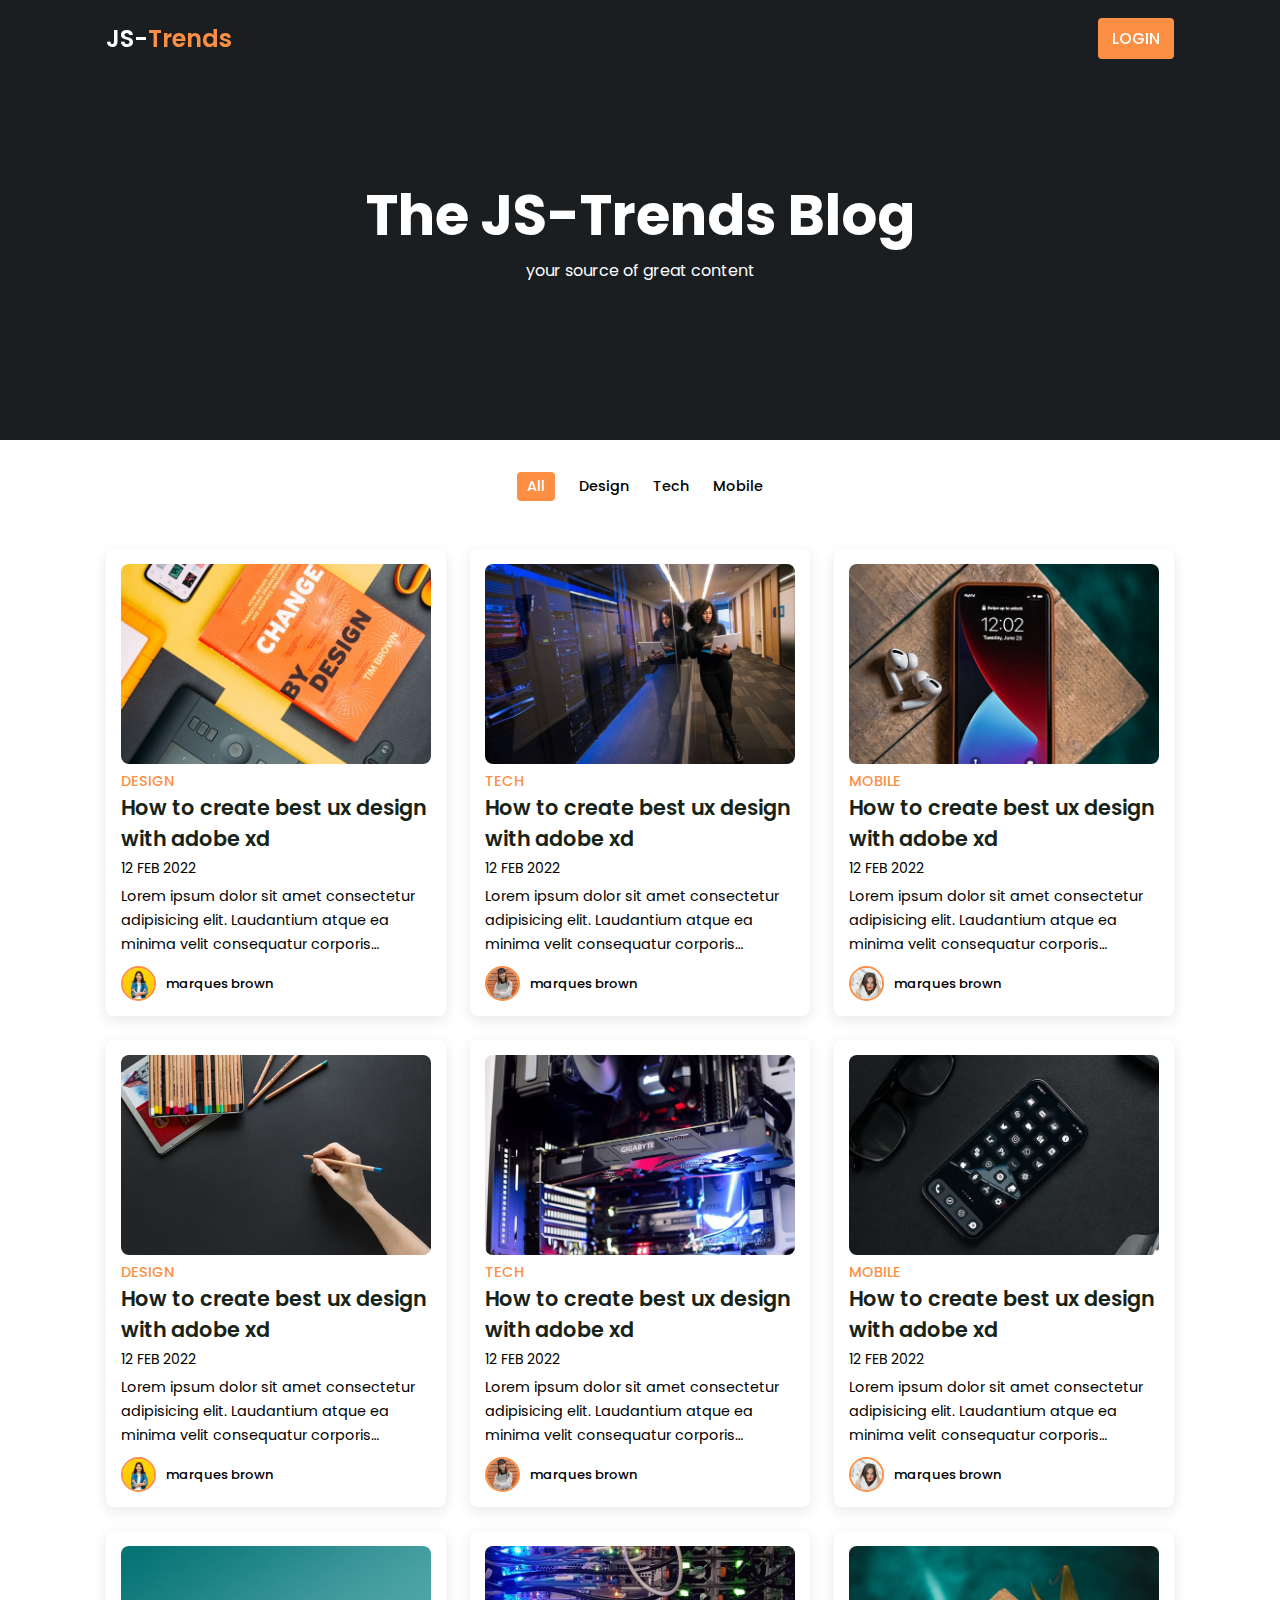
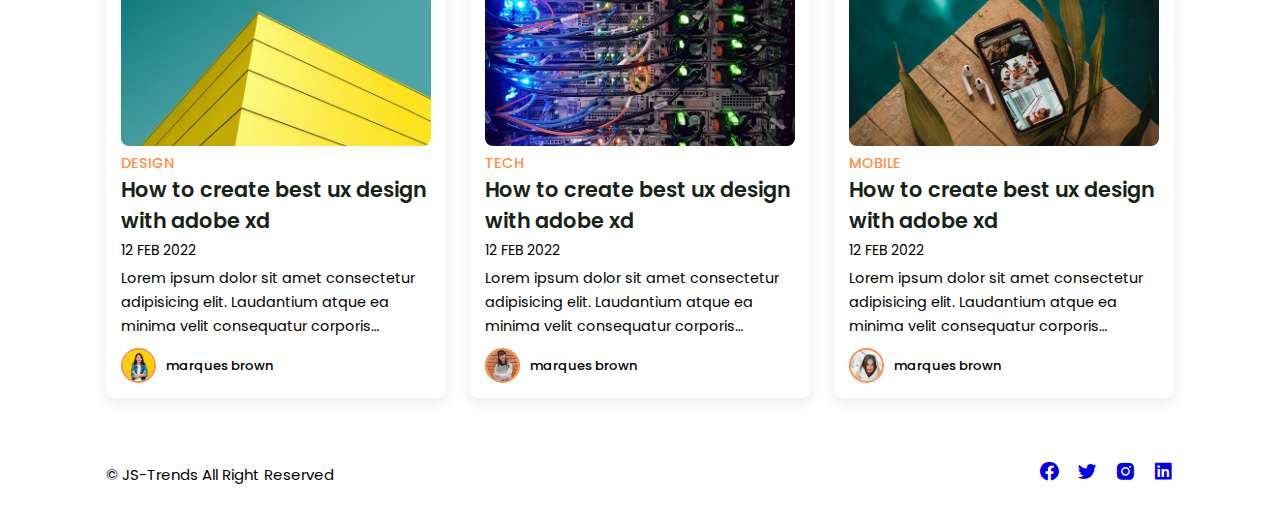
<file: index.html>
<!DOCTYPE html>
<html lang="en">
<head>
    <meta charset="UTF-8">
    <meta name="viewport" content="width=device-width, initial-scale=1.0">
    <title>js-blogs</title>
    <link rel="stylesheet" href="style.css">
    <link href='https://unpkg.com/boxicons@2.1.4/css/boxicons.min.css' rel='stylesheet'>
</head>
<body>
    <header>
        <div class="nav container">
        <a href="#" class="logo">JS-<span>Trends</span></a>
        <a href="#" class="login">Login</a>

    </div>
    </header>
    <section class="home" id="home">
        <div class="home-text container">
            <h2 class="home-title">The JS-Trends Blog</h2>
            <span class="home-subtitle">your source of great content</span>
        </div>
    </section>
    <div class="post-filter container">
        <span class="filter-item active-filter" data-filter='all'>All</span>
        <span class="filter-item " data-filter='design'>Design</span>
        <span class="filter-item " data-filter='tech'>Tech</span>
        <span class="filter-item " data-filter='mobile'>Mobile</span>
    </div>
    <section class="post container">
        <div class="post-box design">
            <img src="post-1.jpg" alt="" class="post-img">
            <h2 class="category">Design</h2>
            <a href="post-page.html" class="post-title">
                How to create best ux design with adobe xd
            </a>
            <span class="post-date">12 feb 2022</span>
            <p class="post-description">Lorem ipsum dolor sit amet consectetur adipisicing elit. Laudantium atque ea minima velit consequatur corporis praesentium debitis illo nihil laboriosam.</p>
            <div class="profile">
                <img src="profile-1.jpg" alt="" class="profile-img">
                <span class="profile-name">marques brown</span>
            </div>
        </div>
        <div class="post-box tech">
            <img src="post-2.jpg" alt="" class="post-img">
            <h2 class="category">Tech</h2>
            <a href="post-page.html" class="post-title">
                How to create best ux design with adobe xd
            </a>
            <span class="post-date">12 feb 2022</span>
            <p class="post-description">Lorem ipsum dolor sit amet consectetur adipisicing elit. Laudantium atque ea minima velit consequatur corporis praesentium debitis illo nihil laboriosam.</p>
            <div class="profile">
                <img src="profile-2.jpg" alt="" class="profile-img">
                <span class="profile-name">marques brown</span>
            </div>
        </div>
        <div class="post-box mobile">
            <img src="post-3.jpg" alt="" class="post-img">
            <h2 class="category">Mobile</h2>
            <a href="post-page.html" class="post-title">
                How to create best ux design with adobe xd
            </a>
            <span class="post-date">12 feb 2022</span>
            <p class="post-description">Lorem ipsum dolor sit amet consectetur adipisicing elit. Laudantium atque ea minima velit consequatur corporis praesentium debitis illo nihil laboriosam.</p>
            <div class="profile">
                <img src="profile-3.jpg" alt="" class="profile-img">
                <span class="profile-name">marques brown</span>
            </div>
        </div>
        <div class="post-box design ">
            <img src="post-4.jpg" alt="" class="post-img">
            <h2 class="category">Design</h2>
            <a href="post-page.html" class="post-title">
                How to create best ux design with adobe xd
            </a>
            <span class="post-date">12 feb 2022</span>
            <p class="post-description">Lorem ipsum dolor sit amet consectetur adipisicing elit. Laudantium atque ea minima velit consequatur corporis praesentium debitis illo nihil laboriosam.</p>
            <div class="profile">
                <img src="profile-1.jpg" alt="" class="profile-img">
                <span class="profile-name">marques brown</span>
            </div>
        </div>
        <div class="post-box tech">
            <img src="post-5.jpg" alt="" class="post-img">
            <h2 class="category">Tech</h2>
            <a href="post-page.html" class="post-title">
                How to create best ux design with adobe xd
            </a>
            <span class="post-date">12 feb 2022</span>
            <p class="post-description">Lorem ipsum dolor sit amet consectetur adipisicing elit. Laudantium atque ea minima velit consequatur corporis praesentium debitis illo nihil laboriosam.</p>
            <div class="profile">
                <img src="profile-2.jpg" alt="" class="profile-img">
                <span class="profile-name">marques brown</span>
            </div>
        </div>
        <div class="post-box mobile">
            <img src="post-6.jpg" alt="" class="post-img">
            <h2 class="category">Mobile</h2>
            <a href="post-page.html" class="post-title">
                How to create best ux design with adobe xd
            </a>
            <span class="post-date">12 feb 2022</span>
            <p class="post-description">Lorem ipsum dolor sit amet consectetur adipisicing elit. Laudantium atque ea minima velit consequatur corporis praesentium debitis illo nihil laboriosam.</p>
            <div class="profile">
                <img src="profile-3.jpg" alt="" class="profile-img">
                <span class="profile-name">marques brown</span>
            </div>
        </div>
        <div class="post-box design">
            <img src="post-7.jpg" alt="" class="post-img">
            <h2 class="category">Design</h2>
            <a href="post-page.html" class="post-title">
                How to create best ux design with adobe xd
            </a>
            <span class="post-date">12 feb 2022</span>
            <p class="post-description">Lorem ipsum dolor sit amet consectetur adipisicing elit. Laudantium atque ea minima velit consequatur corporis praesentium debitis illo nihil laboriosam.</p>
            <div class="profile">
                <img src="profile-1.jpg" alt="" class="profile-img">
                <span class="profile-name">marques brown</span>
            </div>
        </div>
        <div class="post-box tech">
            <img src="post-8.jpg" alt="" class="post-img">
            <h2 class="category">Tech</h2>
            <a href="post-page.html" class="post-title">
                How to create best ux design with adobe xd
            </a>
            <span class="post-date">12 feb 2022</span>
            <p class="post-description">Lorem ipsum dolor sit amet consectetur adipisicing elit. Laudantium atque ea minima velit consequatur corporis praesentium debitis illo nihil laboriosam.</p>
            <div class="profile">
                <img src="profile-2.jpg" alt="" class="profile-img">
                <span class="profile-name">marques brown</span>
            </div>
        </div>
        <div class="post-box mobile">
            <img src="post-9.jpg" alt="" class="post-img">
            <h2 class="category">Mobile</h2>
            <a href="post-page.html" class="post-title">
                How to create best ux design with adobe xd
            </a>
            <span class="post-date">12 feb 2022</span>
            <p class="post-description">Lorem ipsum dolor sit amet consectetur adipisicing elit. Laudantium atque ea minima velit consequatur corporis praesentium debitis illo nihil laboriosam.</p>
            <div class="profile">
                <img src="profile-3.jpg" alt="" class="profile-img">
                <span class="profile-name">marques brown</span>
            </div>
        </div>
    </section>
     <div class="footer container">
        <p>&#169; JS-Trends All Right Reserved</p>
        <div class="social">
            <a href="#"><i class='bx bxl-facebook-circle'></i></a>
            <a href="#"><i class='bx bxl-twitter'></i></a>
            <a href="#"><i class='bx bxl-instagram-alt'></i></a>
            <a href="#"></i><i class='bx bxl-linkedin-square'></i></a>
        </div>
     </div>





    <script
    src="https://code.jquery.com/jquery-3.7.0.js"
    integrity="sha256-JlqSTELeR4TLqP0OG9dxM7yDPqX1ox/HfgiSLBj8+kM="
    crossorigin="anonymous"></script>
 <script src="main.js"></script>   
</body>
</html>
</file>
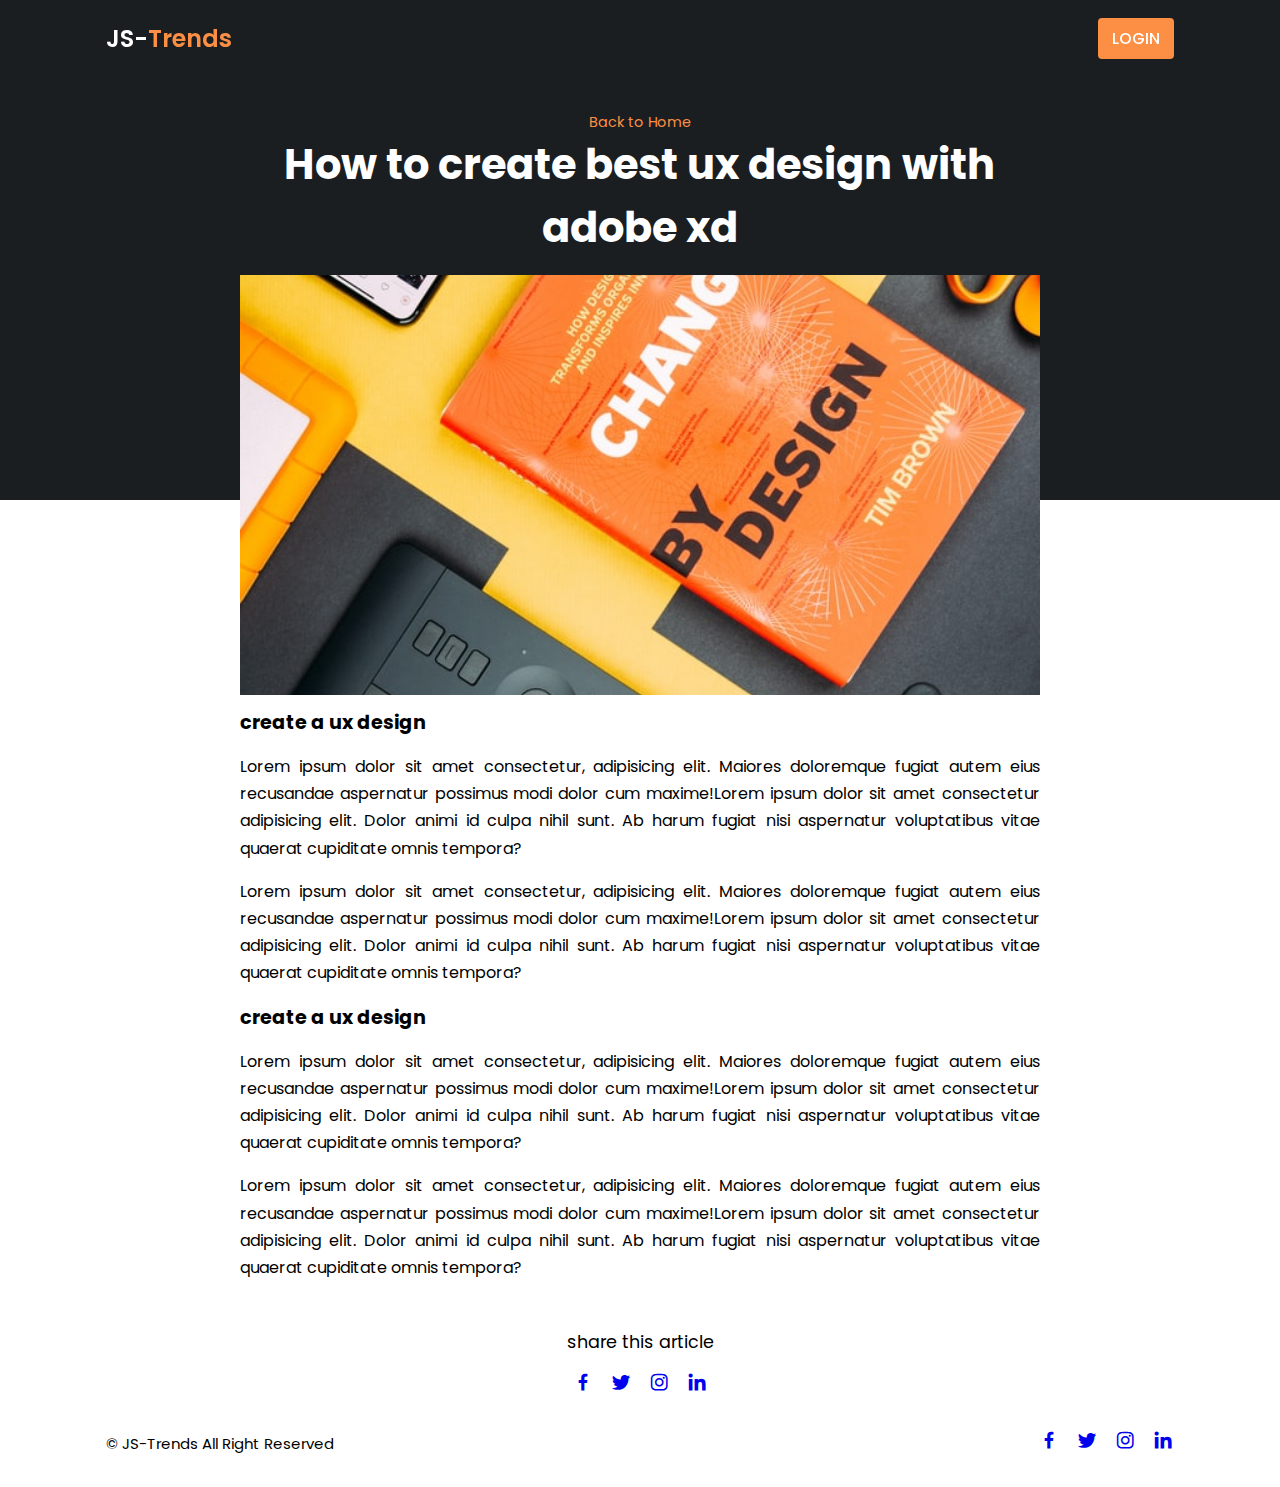
<file: post-page.html>
<!DOCTYPE html>
<html lang="en">
<head>
    <meta charset="UTF-8">
    <meta name="viewport" content="width=device-width, initial-scale=1.0">
    <title>post page</title>
    <link rel="stylesheet" href="style.css">
    <link href='https://unpkg.com/boxicons@2.1.4/css/boxicons.min.css' rel='stylesheet'>
</head>
<body>
    <header>
        <div class="nav container">
        <a href="index.html" class="logo">JS-<span>Trends</span></a>
        <a href="#" class="login">Login</a>

    </div>
    </header>
   
    <section class="post-header">
        <div class="header-content post-container">
            <a href="index.html" class="back-home">Back to Home</a>
            <h1 class="header-title">How to create best ux design with adobe xd</h1>
            <img src="post-1.jpg" alt="" class="header-img">
        </div>
    </section>
    <section class="post-content post-container">
        <h2 class="sub-heading">create a ux design</h2>
        <p class="post-text">Lorem ipsum dolor sit amet consectetur, adipisicing elit. Maiores doloremque fugiat autem eius recusandae aspernatur possimus modi dolor cum maxime!Lorem ipsum dolor sit amet consectetur adipisicing elit. Dolor animi id culpa nihil sunt. Ab harum fugiat nisi aspernatur voluptatibus vitae quaerat cupiditate omnis tempora?</p>
        <p class="post-text">Lorem ipsum dolor sit amet consectetur, adipisicing elit. Maiores doloremque fugiat autem eius recusandae aspernatur possimus modi dolor cum maxime!Lorem ipsum dolor sit amet consectetur adipisicing elit. Dolor animi id culpa nihil sunt. Ab harum fugiat nisi aspernatur voluptatibus vitae quaerat cupiditate omnis tempora?</p>
        <h2 class="sub-heading">create a ux design</h2>
        <p class="post-text">Lorem ipsum dolor sit amet consectetur, adipisicing elit. Maiores doloremque fugiat autem eius recusandae aspernatur possimus modi dolor cum maxime!Lorem ipsum dolor sit amet consectetur adipisicing elit. Dolor animi id culpa nihil sunt. Ab harum fugiat nisi aspernatur voluptatibus vitae quaerat cupiditate omnis tempora?</p>
        <p class="post-text">Lorem ipsum dolor sit amet consectetur, adipisicing elit. Maiores doloremque fugiat autem eius recusandae aspernatur possimus modi dolor cum maxime!Lorem ipsum dolor sit amet consectetur adipisicing elit. Dolor animi id culpa nihil sunt. Ab harum fugiat nisi aspernatur voluptatibus vitae quaerat cupiditate omnis tempora?</p>
    </section>
    <div class="share post-container">
        <span class="share-title">share this article</span>
        <div class="social">
            <a href="#"><i class='bx bxl-facebook'></i></a>
            <a href="#"><i class='bx bxl-twitter'></i></a>
            <a href="#"><i class='bx bxl-instagram'></i></a>
            <a href="#"><i class='bx bxl-linkedin'></i></a>
        </div>
    </div>
     <div class="footer container">
        <p>&#169; JS-Trends All Right Reserved</p>
        <div class="social">
            <a href="#"><i class='bx bxl-facebook'></i></a>
            <a href="#"><i class='bx bxl-twitter'></i></a>
            <a href="#"><i class='bx bxl-instagram'></i></a>
            <a href="#"><i class='bx bxl-linkedin'></i></a>
        </div>
     </div>





    <script
    src="https://code.jquery.com/jquery-3.7.0.js"
    integrity="sha256-JlqSTELeR4TLqP0OG9dxM7yDPqX1ox/HfgiSLBj8+kM="
    crossorigin="anonymous"></script>
 <script src="main.js"></script>   
</body>
</html>
</file>
<file: style.css>
@import url('https://fonts.googleapis.com/css2?family=Poppins:wght@400;600;700&display=swap');
*{
    font-family: 'Poppins', sans-serif;
    margin: 0;
    padding: 0;
    scroll-behavior: smooth;
    scroll-padding-top: 2rem;
    box-sizing: border-box;
}
:root{
    --container-color:#1a1e21 ;
    --second-color:#fd8f44;
    --text-color:#172317 ;
    --bg-color:#fff ;
}
::selection{
    color: var(--bg-color);
    background: var(--second-color);

}
a{
    text-decoration: none;
}
li{
    list-style: none;
}
img{
    width: 100%;
}
section{
     padding: 3rem 0 2rem;
}
.container{
    max-width: 1068px;
    margin: auto;
    width: 100%;
}
header{
    position: fixed;
    top: 0;
    left: 0;
    width: 100%;
    z-index: 200;
}
header.shadow{
    background: var(--bg-color);
    box-shadow: 0 1px 4px hsl(0 4% 14% / 10%);
    transition: 0.4s;
}
header.shadow .logo{
    color: var(--text-color);
}
.nav{
    display: flex;
    align-items: center;
    justify-content: space-between;
    padding: 18px 0;
}
.logo{
    font-size: 1.5rem;
    font-weight: 600;
    color: var(--bg-color);
}
.logo span{
    color: var(--second-color);
}
.login{
    padding: 8px 14px;
    text-transform: uppercase;
    font-weight: 500;
    border-radius: 4px;
    background: var(--second-color);
    color: var(--bg-color);
}
.login:hover{
    background: hsl(24, 98%, 58%);
    transition: 0.3s;
}
.home{
    width: 100%;
    min-height: 440px;
    background: var(--container-color);
    display: grid;
    justify-content: center;
    align-items: center;
}
.home-text{
    color: var(--bg-color);
    text-align: center;
}
.home-title{
    font-size: 3.5rem;
}
.home-subtitle{
    font-size: 1rem;
    font-weight: 400;
}
.post-filter{
    display: flex;
    justify-content: center;
    align-items: center;
    column-gap: 1.5rem;
    margin-top: 2rem !important;
}
.filter-item{
    font-size: 0.9rem;
    font-weight: 500;
    cursor: pointer;
}
.active-filter{
    background: var(--second-color);
    color: var(--bg-color);
    padding: 4px 10px;
    border-radius: 4px;
}
.post{
    display: grid;
    grid-template-columns: repeat(auto-fit,minmax(280px,auto));
    justify-content: center;
    gap: 1.5rem;
}
.post-box{
    background: var(--bg-color);
    box-shadow: 0 4px 14px hsl(355deg 25% 15% / 10%);
    padding: 15px;
    border-radius: 0.5rem;

}
.post-img{
    width: 100%;
    height: 200px;
    object-fit: cover;
    object-position: center;
    border-radius: 0.5rem;
}
.category{
    font-size: 0.9rem;
    font-weight: 500;
    text-transform: uppercase;
    color: var(--second-color);
}
.post-title{
    font-size: 1.3rem;
    font-weight: 600;
    color:var(--text-color);
    display: -webkit-box;
    -webkit-line-clamp: 2;
    -webkit-box-orient: vertical;
    overflow: hidden;
}
.post-date{
    display: flex;
    font-size: 0.875rem;
    text-transform: uppercase;
    font-weight: 400;
    margin-top: 4px;
}
.post-description{
    font-size: 0.9rem;
    line-height: 1.5rem;
    margin: 5px 0 10px;
    display: -webkit-box;
    -webkit-line-clamp: 3;
    -webkit-box-orient: vertical;
    overflow: hidden;
}
.profile{
    display: flex;
    align-items: center;
    gap: 10px;

}
.profile-img{
    width: 35px;
    height: 35px;
    border-radius: 50%;
    object-fit: cover;
    object-position: center;
    border: 2px solid var(--second-color);
}
.profile-name{
    font-size: 0.82rem;
    font-weight: 500;
}
.footer{
    display: flex;
    justify-content: space-between;
    align-items: center;
    padding: 30px 0;
}
.footer p{
    font-size: 0.938rem;
}
.social{
    display: flex;
    align-items: center;
    column-gap: 1rem;
}
.social .bx{
    font-size: 1.4rem;
    columns: var(--text-color);
}
.social .bx:hover{
    color: var(--second-color);
    transition: 0.3s all linear;
}
.post-header{
    width: 100%;
    height: 500px;
    background: var(--container-color);
}
.post-container{
    max-width: 800px;
    margin: auto;
    width: 100%;
}
.header-content{
    display: flex;
    flex-direction: column;
    align-items: center;
    margin-top: 4rem !important;
}
.back-home{
    color: var(--second-color);
    font-size: 0.9rem;
}
.header-title{
    width: 90%;
    font-size: 2.6rem;
    color: var(--bg-color);
    text-align: center;
    margin-bottom: 1rem;
}
.header-img{
    width: 100%;
    height: 420px;
    object-fit: cover;
    object-position: center;
}
.post-content{
    margin-top: 10rem !important;
}
.sub-heading{
    font-size: 1.2rem;
}
.post-text{
    font-size: 1rem;
    line-height: 1.7rem;
    margin: 1rem 0;
    text-align: justify;
}
.share{
    display: flex;
    flex-direction: column;
    align-items: center;
    row-gap: 1rem;
}
.share-title{
    font-size: 1.1rem;
}
@media(max-width:1060px){
    .container{
        
        margin: 0 auto;
        width: 95%;
    }
    .home-text{
        width: 100%;
    }
}
@media(max-width:800px){
    .nav{
        padding: 14px 0;
    }
    .post-container{
        margin: 0 auto;
        width: 95%;
    }
    }
    @media(max-width:768px){
        .nav{
            padding: 10px 0;
        }
        section{
            padding: 2rem 0;
        }
        .header-content{
            margin-top: 3rem !important;
        }
        .home{
            min-height: 380px;
        }
        .home-title{
            font-size: 3rem;
        }
        .header-title{
            font-size: 2rem;
        }
        .header-img{
            height: 370px;
        }
        .post-header{
            height: 435px;
        }
        .post-container{
            margin-top: 9rem !important;
        }
        }
        @media(max-width:570px){
            .post-header{
                height: 390px;
            }
        .header-title{
            width: 100%;
        }
        .header-img{
            height: 340px;
        }
        .footer{
            flex-direction: column;
            row-gap: 1rem;
            padding: 20px 0;
            text-align: center;
        }
        }
        @media(max-width:396px){
           .home-title{
            font-size: 2rem;
           }
            .home-subtitle{
                font-size: 0.9rem;
            }
            .home{
                min-height: 300px;
            }
            .post-box{
                padding: 10px;
            }
            .header-title{
                font-size: 1.4rem;
            }
            .header-img{
                height: 240px;
            }
            .post-header{
                height: 335px;
            }
            .post-container{
                margin-top: 5rem !important;
            }
            .post-text{
                font-size: 0.875rem;
                line-height: 1.5rem;
                margin: 10px 0;
            }
        }
</file>
